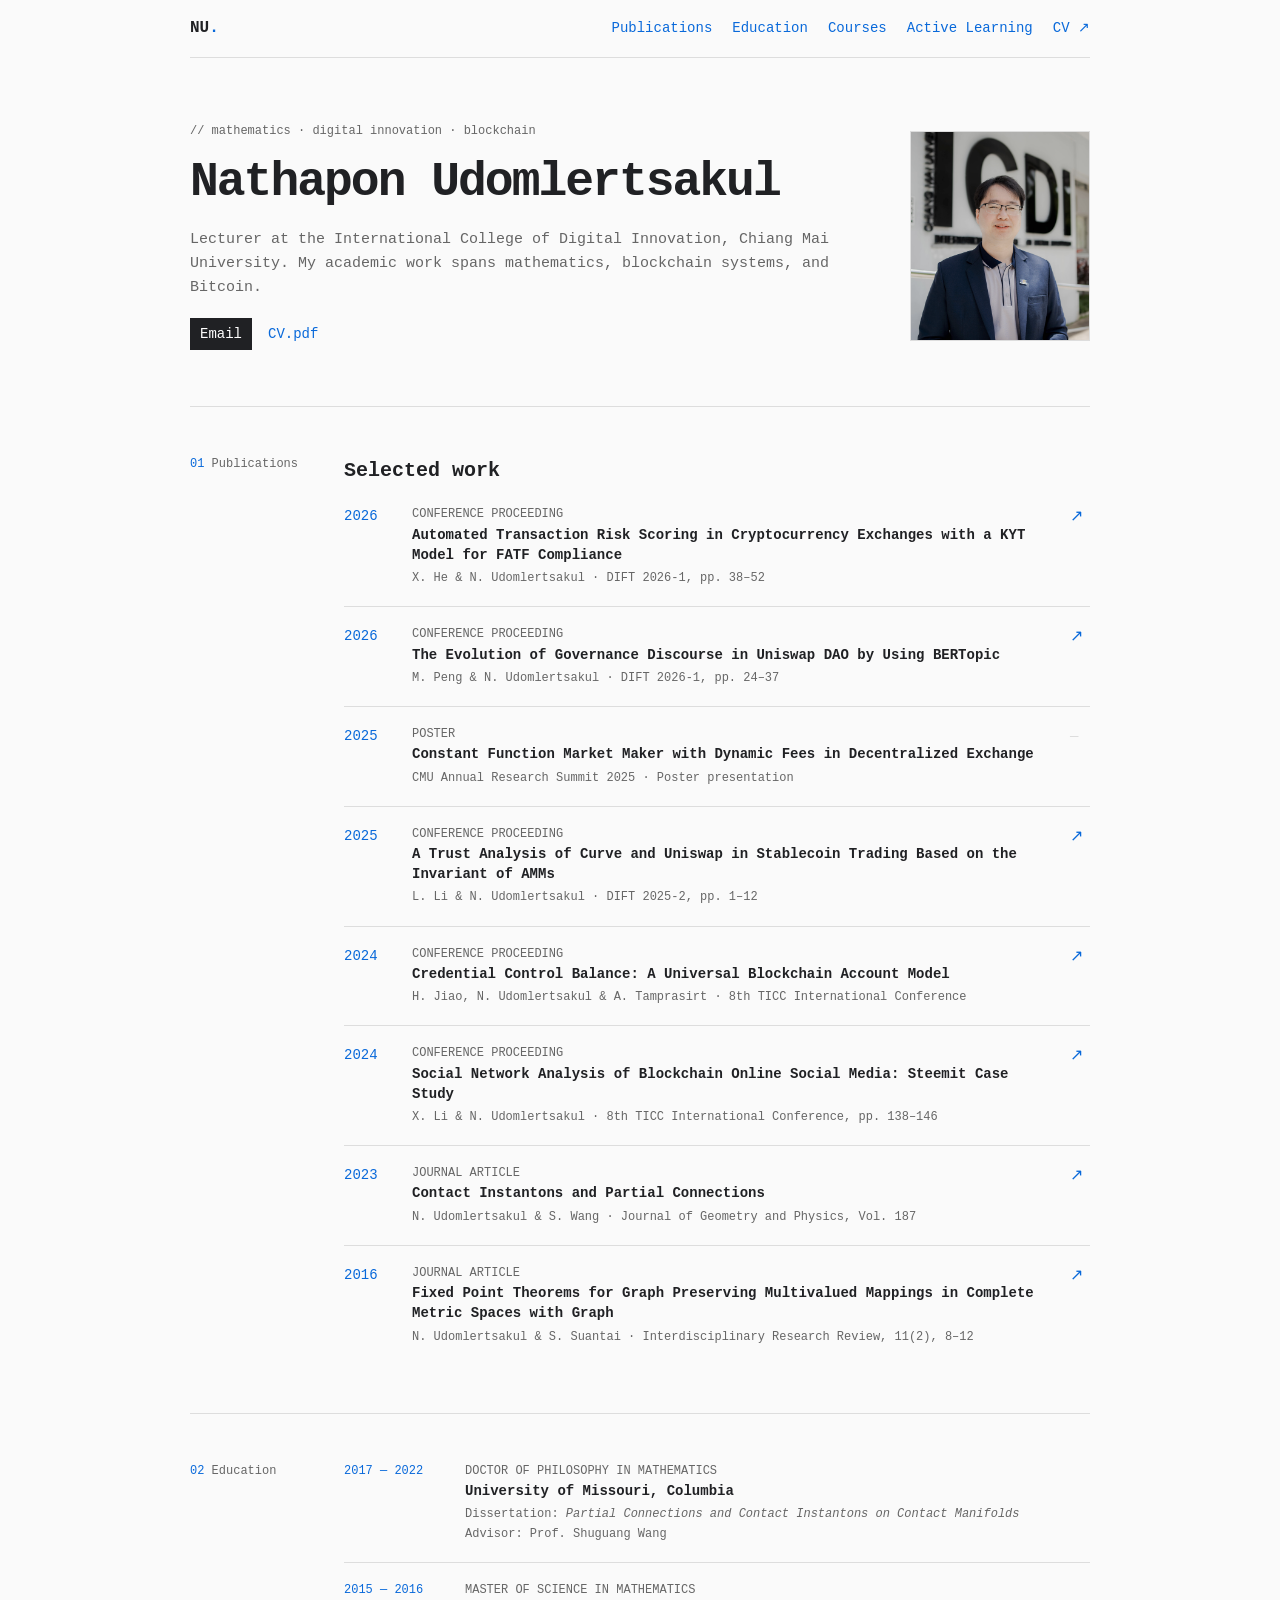
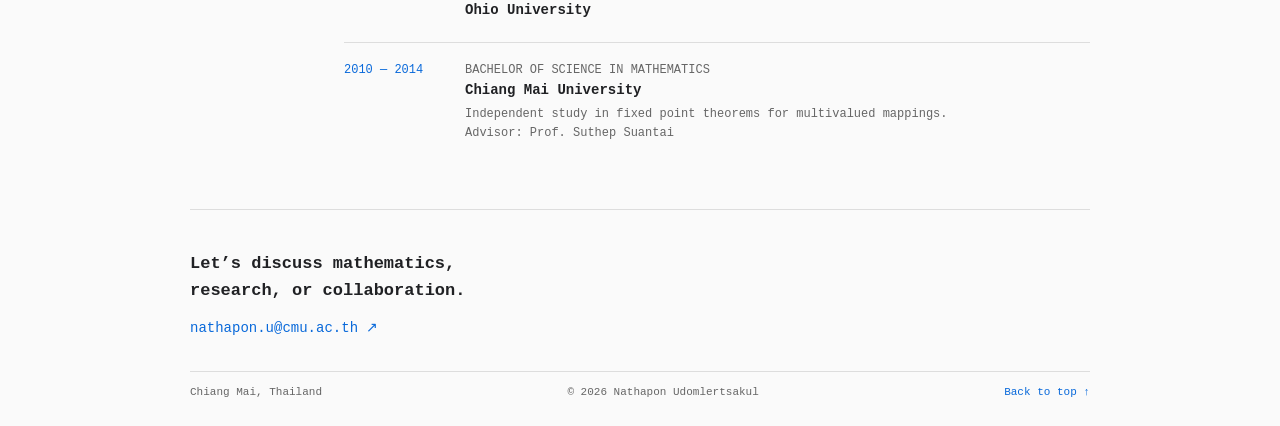
<file: index.html>
<!doctype html>
<html lang="en">
<head>
  <meta charset="utf-8">
  <meta name="viewport" content="width=device-width, initial-scale=1">
  <meta name="description" content="Academic website of Dr. Nathapon Udomlertsakul, lecturer and researcher at Chiang Mai University.">
  <meta name="theme-color" content="#fafafa">
  <title>Nathapon Udomlertsakul — Mathematics & Digital Innovation</title>
  <link rel="stylesheet" href="styles.css">
</head>
<body>
  <a class="skip-link" href="#main">Skip to content</a>
  <header class="site-header">
    <a class="wordmark" href="#top" aria-label="Nathapon Udomlertsakul, home">NU<span>.</span></a>
    <nav id="site-nav" aria-label="Main navigation">
      <a href="#publications">Publications</a>
      <a href="#education">Education</a>
      <a href="courses.html">Courses</a>
      <a href="active-learning.html">Active Learning</a>
      <a class="nav-cv" href="assets/Nathapon-Udomlertsakul-CV.pdf" target="_blank">CV ↗</a>
    </nav>
  </header>

  <main id="main">
    <section class="hero" id="top">
      <div class="hero-copy reveal">
        <p class="eyebrow">// mathematics · digital innovation · blockchain</p>
        <h1>Nathapon Udomlertsakul</h1>
        <p class="intro">Lecturer at the International College of Digital Innovation, Chiang Mai University. My academic work spans mathematics, blockchain systems, and Bitcoin.</p>
        <div class="hero-actions">
          <a class="button button-dark" href="mailto:nathapon.u@cmu.ac.th">Email</a>
          <a class="button button-text" href="assets/Nathapon-Udomlertsakul-CV.pdf" target="_blank">CV.pdf</a>
        </div>
      </div>
      <img class="portrait" src="pics/kin.png" alt="Portrait of Nathapon Udomlertsakul" width="180" height="210">
    </section>

    <section class="section publications" id="publications">
      <div class="section-label reveal"><span>01</span> Publications</div>
      <div class="publication-content">
        <div class="publication-heading reveal">
          <h2>Selected work</h2>
        </div>
        <ol class="publication-list">
          <li class="publication-item reveal" data-type="conference">
            <span class="pub-year">2026</span>
            <div><p class="pub-type">Conference proceeding</p><h3>Automated Transaction Risk Scoring in Cryptocurrency Exchanges with a KYT Model for FATF Compliance</h3><p>X. He & N. Udomlertsakul · DIFT 2026-1, pp. 38–52</p></div>
            <a href="https://icdi.cmu.ac.th/DIFT/2026-1/download/FullProceeding%20DIFT2026-1.pdf" target="_blank" rel="noreferrer" aria-label="Open publication">↗</a>
          </li>
          <li class="publication-item reveal" data-type="conference">
            <span class="pub-year">2026</span>
            <div><p class="pub-type">Conference proceeding</p><h3>The Evolution of Governance Discourse in Uniswap DAO by Using BERTopic</h3><p>M. Peng & N. Udomlertsakul · DIFT 2026-1, pp. 24–37</p></div>
            <a href="https://icdi.cmu.ac.th/DIFT/2026-1/download/FullProceeding%20DIFT2026-1.pdf" target="_blank" rel="noreferrer" aria-label="Open publication">↗</a>
          </li>
          <li class="publication-item reveal" data-type="poster">
            <span class="pub-year">2025</span>
            <div><p class="pub-type">Poster</p><h3>Constant Function Market Maker with Dynamic Fees in Decentralized Exchange</h3><p>CMU Annual Research Summit 2025 · Poster presentation</p></div>
            <span class="no-link">—</span>
          </li>
          <li class="publication-item reveal" data-type="conference">
            <span class="pub-year">2025</span>
            <div><p class="pub-type">Conference proceeding</p><h3>A Trust Analysis of Curve and Uniswap in Stablecoin Trading Based on the Invariant of AMMs</h3><p>L. Li & N. Udomlertsakul · DIFT 2025-2, pp. 1–12</p></div>
            <a href="https://icdi.cmu.ac.th/DIFT/2025-2/download/Proceeding_DIFT_2025-2.pdf" target="_blank" rel="noreferrer" aria-label="Open publication">↗</a>
          </li>
          <li class="publication-item reveal" data-type="conference">
            <span class="pub-year">2024</span>
            <div><p class="pub-type">Conference proceeding</p><h3>Credential Control Balance: A Universal Blockchain Account Model</h3><p>H. Jiao, N. Udomlertsakul & A. Tamprasirt · 8th TICC International Conference</p></div>
            <a href="https://arxiv.org/abs/2402.10616" target="_blank" rel="noreferrer" aria-label="Open publication">↗</a>
          </li>
          <li class="publication-item reveal" data-type="conference">
            <span class="pub-year">2024</span>
            <div><p class="pub-type">Conference proceeding</p><h3>Social Network Analysis of Blockchain Online Social Media: Steemit Case Study</h3><p>X. Li & N. Udomlertsakul · 8th TICC International Conference, pp. 138–146</p></div>
            <a href="https://ticc.ic.swu.ac.th/wp-content/uploads/2024/04/Proceedings_TICC-8th_V3_20240410.pdf" target="_blank" rel="noreferrer" aria-label="Open publication">↗</a>
          </li>
          <li class="publication-item reveal" data-type="journal">
            <span class="pub-year">2023</span>
            <div><p class="pub-type">Journal article</p><h3>Contact Instantons and Partial Connections</h3><p>N. Udomlertsakul & S. Wang · Journal of Geometry and Physics, Vol. 187</p></div>
            <a href="https://doi.org/10.1016/j.geomphys.2022.104747" target="_blank" rel="noreferrer" aria-label="Open publication">↗</a>
          </li>
          <li class="publication-item reveal" data-type="journal">
            <span class="pub-year">2016</span>
            <div><p class="pub-type">Journal article</p><h3>Fixed Point Theorems for Graph Preserving Multivalued Mappings in Complete Metric Spaces with Graph</h3><p>N. Udomlertsakul & S. Suantai · Interdisciplinary Research Review, 11(2), 8–12</p></div>
            <a href="https://ph02.tci-thaijo.org/index.php/jtir/article/view/59131" target="_blank" rel="noreferrer" aria-label="Open publication">↗</a>
          </li>
        </ol>
      </div>
    </section>

    <section class="section education" id="education">
      <div class="section-label reveal"><span>02</span> Education</div>
      <div class="timeline">
        <article class="timeline-item reveal">
          <div class="timeline-date">2017 — 2022</div>
          <div><p class="degree">Doctor of Philosophy in Mathematics</p><h3>University of Missouri, Columbia</h3><p>Dissertation: <em>Partial Connections and Contact Instantons on Contact Manifolds</em><br>Advisor: Prof. Shuguang Wang</p></div>
        </article>
        <article class="timeline-item reveal">
          <div class="timeline-date">2015 — 2016</div>
          <div><p class="degree">Master of Science in Mathematics</p><h3>Ohio University</h3></div>
        </article>
        <article class="timeline-item reveal">
          <div class="timeline-date">2010 — 2014</div>
          <div><p class="degree">Bachelor of Science in Mathematics</p><h3>Chiang Mai University</h3><p>Independent study in fixed point theorems for multivalued mappings.<br>Advisor: Prof. Suthep Suantai</p></div>
        </article>
      </div>
    </section>

  </main>

  <footer>
    <div><p class="footer-lead">Let’s discuss mathematics,<br>research, or collaboration.</p><a href="mailto:nathapon.u@cmu.ac.th">nathapon.u@cmu.ac.th ↗</a></div>
    <div class="footer-meta"><p>Chiang Mai, Thailand</p><p>© 2026 Nathapon Udomlertsakul</p><a href="#top">Back to top ↑</a></div>
  </footer>
</body>
</html>
</file>
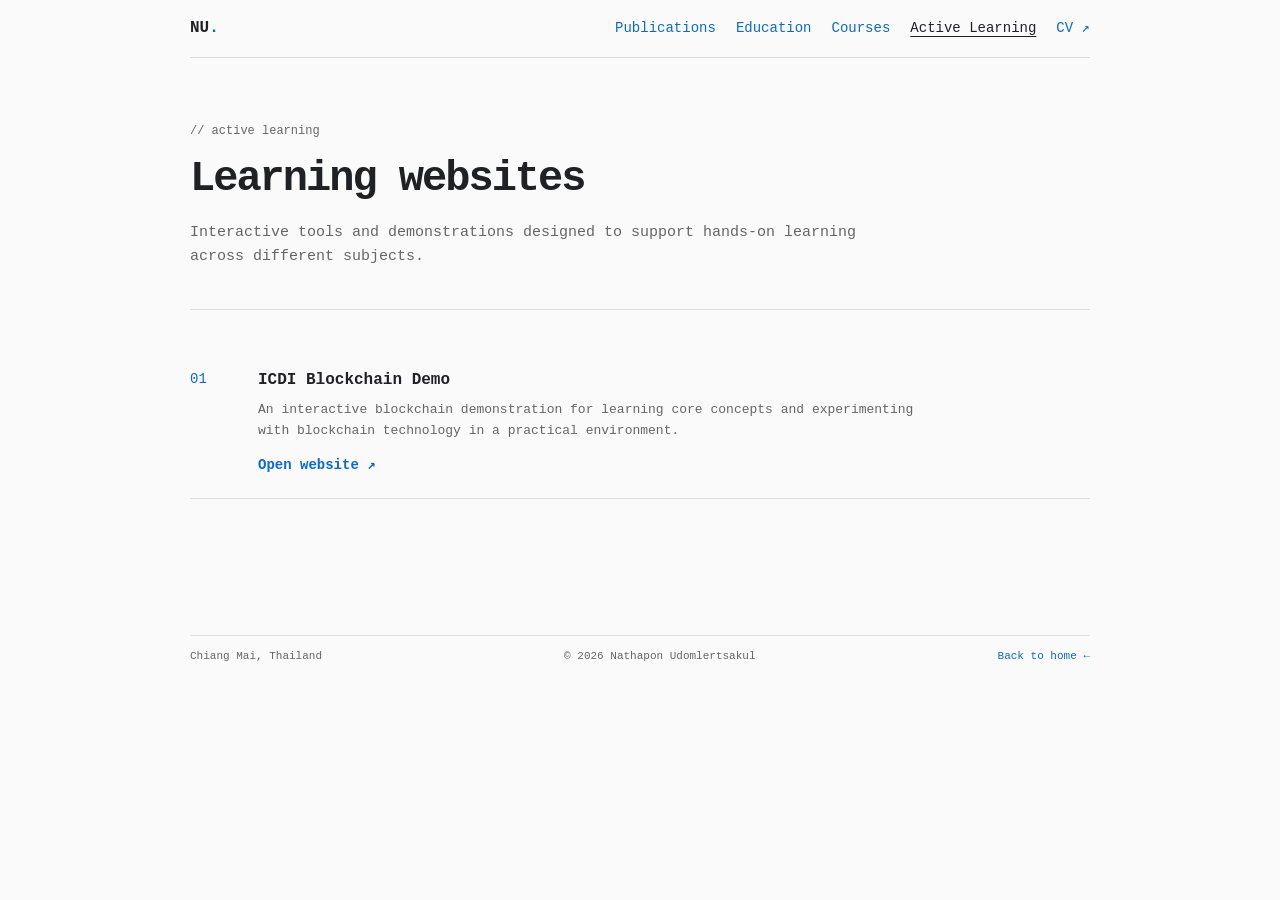
<file: active-learning.html>
<!doctype html>
<html lang="en">
<head>
  <meta charset="utf-8">
  <meta name="viewport" content="width=device-width, initial-scale=1">
  <meta name="description" content="Interactive learning resources by Nathapon Udomlertsakul.">
  <meta name="theme-color" content="#fafafa">
  <title>Active Learning — Nathapon Udomlertsakul</title>
  <link rel="stylesheet" href="styles.css">
</head>
<body>
  <a class="skip-link" href="#main">Skip to content</a>
  <header class="site-header">
    <a class="wordmark" href="index.html" aria-label="Nathapon Udomlertsakul, home">NU<span>.</span></a>
    <nav aria-label="Main navigation">
      <a href="index.html#publications">Publications</a>
      <a href="index.html#education">Education</a>
      <a href="courses.html">Courses</a>
      <a href="active-learning.html" aria-current="page">Active Learning</a>
      <a class="nav-cv" href="assets/Nathapon-Udomlertsakul-CV.pdf" target="_blank">CV ↗</a>
    </nav>
  </header>

  <main id="main">
    <section class="page-intro">
      <p class="eyebrow">// active learning</p>
      <h1>Learning websites</h1>
      <p class="intro">Interactive tools and demonstrations designed to support hands-on learning across different subjects.</p>
    </section>

    <section class="resource-list" aria-label="Learning websites">
      <article class="resource-item">
        <span class="resource-number">01</span>
        <div>
          <h2>ICDI Blockchain Demo</h2>
          <p>An interactive blockchain demonstration for learning core concepts and experimenting with blockchain technology in a practical environment.</p>
          <a class="resource-link" href="https://icdi-blockchain-demo.streamlit.app/" target="_blank" rel="noreferrer">Open website ↗</a>
        </div>
      </article>
    </section>
  </main>

  <footer>
    <div class="footer-meta">
      <p>Chiang Mai, Thailand</p>
      <p>© 2026 Nathapon Udomlertsakul</p>
      <a href="index.html">Back to home ←</a>
    </div>
  </footer>
</body>
</html>
</file>
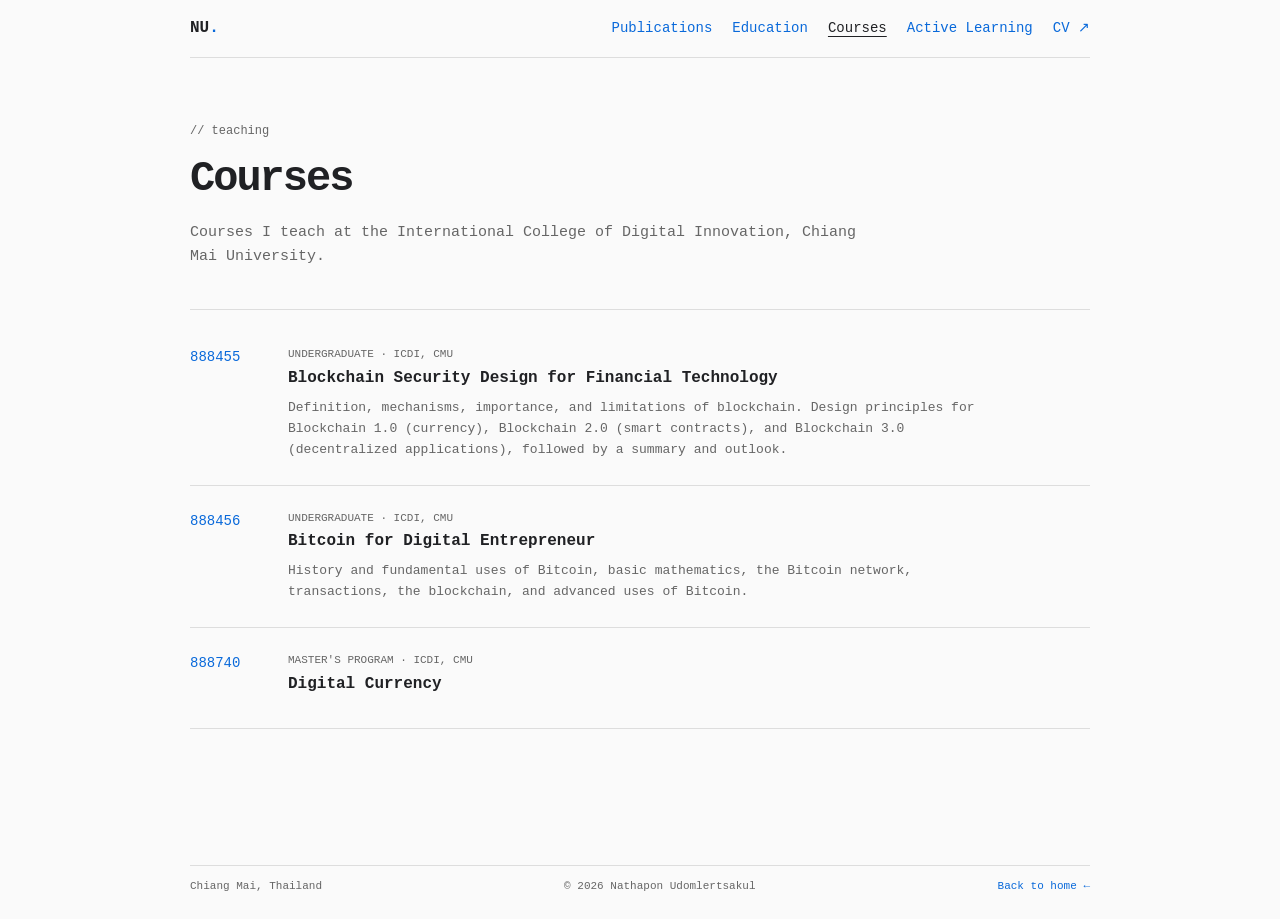
<file: courses.html>
<!doctype html>
<html lang="en">
<head>
  <meta charset="utf-8">
  <meta name="viewport" content="width=device-width, initial-scale=1">
  <meta name="description" content="Courses taught by Nathapon Udomlertsakul at the International College of Digital Innovation, Chiang Mai University.">
  <meta name="theme-color" content="#fafafa">
  <title>Courses — Nathapon Udomlertsakul</title>
  <link rel="stylesheet" href="styles.css">
</head>
<body>
  <a class="skip-link" href="#main">Skip to content</a>
  <header class="site-header">
    <a class="wordmark" href="index.html" aria-label="Nathapon Udomlertsakul, home">NU<span>.</span></a>
    <nav aria-label="Main navigation">
      <a href="index.html#publications">Publications</a>
      <a href="index.html#education">Education</a>
      <a href="courses.html" aria-current="page">Courses</a>
      <a href="active-learning.html">Active Learning</a>
      <a class="nav-cv" href="assets/Nathapon-Udomlertsakul-CV.pdf" target="_blank">CV ↗</a>
    </nav>
  </header>

  <main id="main">
    <section class="page-intro">
      <p class="eyebrow">// teaching</p>
      <h1>Courses</h1>
      <p class="intro">Courses I teach at the International College of Digital Innovation, Chiang Mai University.</p>
    </section>

    <section class="course-list" aria-label="Courses taught">
      <article class="course-item">
        <span class="course-code">888455</span>
        <div>
          <p class="course-level">Undergraduate · ICDI, CMU</p>
          <h2>Blockchain Security Design for Financial Technology</h2>
          <p>Definition, mechanisms, importance, and limitations of blockchain. Design principles for Blockchain 1.0 (currency), Blockchain 2.0 (smart contracts), and Blockchain 3.0 (decentralized applications), followed by a summary and outlook.</p>
        </div>
      </article>

      <article class="course-item">
        <span class="course-code">888456</span>
        <div>
          <p class="course-level">Undergraduate · ICDI, CMU</p>
          <h2>Bitcoin for Digital Entrepreneur</h2>
          <p>History and fundamental uses of Bitcoin, basic mathematics, the Bitcoin network, transactions, the blockchain, and advanced uses of Bitcoin.</p>
        </div>
      </article>

      <article class="course-item">
        <span class="course-code">888740</span>
        <div>
          <p class="course-level">Master's program · ICDI, CMU</p>
          <h2>Digital Currency</h2>
        </div>
      </article>
    </section>
  </main>

  <footer>
    <div class="footer-meta">
      <p>Chiang Mai, Thailand</p>
      <p>© 2026 Nathapon Udomlertsakul</p>
      <a href="index.html">Back to home ←</a>
    </div>
  </footer>
</body>
</html>
</file>
<file: styles.css>
:root {
  --bg: #fafafa;
  --text: #202124;
  --muted: #666;
  --line: #ddd;
  --accent: #0969da;
  --code: ui-monospace, SFMono-Regular, Menlo, Monaco, Consolas, "Liberation Mono", monospace;
}

* { box-sizing: border-box; }
html { scroll-behavior: smooth; }
body {
  margin: 0;
  background: var(--bg);
  color: var(--text);
  font: 14px/1.6 var(--code);
}
a { color: var(--accent); text-decoration: none; }
a:hover { text-decoration: underline; }
.skip-link { position: absolute; left: -9999px; }
.skip-link:focus { left: 1rem; top: 1rem; background: #fff; padding: .5rem; }

.site-header,
main,
footer {
  width: min(900px, calc(100% - 32px));
  margin: 0 auto;
}

.site-header {
  min-height: 58px;
  display: flex;
  align-items: center;
  justify-content: space-between;
  border-bottom: 1px solid var(--line);
}
.wordmark { color: var(--text); font-weight: 700; font-size: 16px; }
.wordmark span { color: var(--accent); }
nav { display: flex; gap: 20px; }
.nav-cv { color: var(--accent); }
nav [aria-current="page"] { color: var(--text); text-decoration: underline; text-underline-offset: 4px; }

.hero {
  min-height: 0;
  padding: 64px 0 56px;
  border-bottom: 1px solid var(--line);
  display: grid;
  grid-template-columns: 1fr 180px;
  align-items: center;
  gap: 40px;
}
.eyebrow { margin: 0 0 14px; color: var(--muted); font-size: 12px; }
h1 { margin: 0; font-size: clamp(30px, 6vw, 48px); line-height: 1.15; letter-spacing: -2px; }
.intro { max-width: 680px; margin: 18px 0; color: var(--muted); font-size: 15px; }
.hero-actions { display: flex; flex-direction: row; align-items: center; gap: 16px; }
.hero-actions .button { display: inline-flex; align-items: center; height: 32px; line-height: 1; }
.button-dark { background: var(--text); color: #fff; padding: 0 10px; }
.button-dark:hover { text-decoration: none; background: var(--accent); }
.portrait {
  display: block;
  width: 180px;
  height: 210px;
  object-fit: cover;
  object-position: center 35%;
  border: 1px solid var(--line);
  filter: saturate(.85);
}

.section {
  padding: 48px 0;
  border-bottom: 1px solid var(--line);
  display: grid;
  grid-template-columns: 130px 1fr;
  gap: 24px;
}
.section-label { color: var(--muted); font-size: 12px; }
.section-label span { color: var(--accent); }
h2 { margin: 0 0 18px; font-size: 20px; }

.publication-list { list-style: none; margin: 0; padding: 0; }
.publication-item {
  display: grid;
  grid-template-columns: 54px 1fr 20px;
  gap: 14px;
  padding: 18px 0;
  border-top: 1px solid var(--line);
}
.publication-item:first-child { border-top: 0; padding-top: 0; }
.pub-year { color: var(--accent); }
.pub-type,
.degree { margin: 0 0 3px; color: var(--muted); font-size: 11px; text-transform: uppercase; }
.publication-item h3,
.timeline-item h3 { margin: 0 0 4px; font-size: 14px; line-height: 1.45; }
.publication-item p,
.timeline-item p { margin: 0; color: var(--muted); font-size: 12px; }
.publication-item > a { font-size: 16px; }
.no-link { color: var(--line); }

.education { background: transparent; }
.timeline-item {
  display: grid;
  grid-template-columns: 105px 1fr;
  gap: 16px;
  padding: 18px 0;
  border-top: 1px solid var(--line);
}
.timeline-item:first-child { border-top: 0; padding-top: 0; }
.timeline-date { color: var(--accent); font-size: 12px; }

footer { padding: 40px 0 24px; }
.footer-lead { margin: 0 0 12px; font-size: 17px; font-weight: 700; }
.footer-meta {
  display: flex;
  justify-content: space-between;
  gap: 16px;
  margin-top: 32px;
  padding-top: 12px;
  border-top: 1px solid var(--line);
  color: var(--muted);
  font-size: 11px;
}
.footer-meta p { margin: 0; }
.reveal { opacity: 1; transform: none; }

.page-intro {
  padding: 64px 0 40px;
  border-bottom: 1px solid var(--line);
}
.page-intro h1 { font-size: clamp(30px, 6vw, 42px); }
.page-intro .intro { margin-bottom: 0; }
.resource-list { padding: 36px 0 64px; }
.resource-item {
  display: grid;
  grid-template-columns: 54px 1fr;
  gap: 14px;
  padding: 22px 0;
  border-bottom: 1px solid var(--line);
}
.resource-number { color: var(--accent); }
.resource-item h2 { margin: 0 0 6px; font-size: 16px; }
.resource-item p { max-width: 680px; margin: 0 0 12px; color: var(--muted); font-size: 13px; }
.resource-link { font-weight: 700; }
.course-list { padding: 36px 0 64px; }
.course-item {
  display: grid;
  grid-template-columns: 80px 1fr;
  gap: 18px;
  padding: 24px 0;
  border-bottom: 1px solid var(--line);
}
.course-item:first-child { padding-top: 0; }
.course-code { color: var(--accent); }
.course-level { margin: 0 0 3px; color: var(--muted); font-size: 11px; text-transform: uppercase; }
.course-item h2 { margin: 0 0 8px; font-size: 16px; line-height: 1.45; }
.course-item h2 a { color: var(--text); }
.course-item h2 a:hover { color: var(--accent); }
.course-item div > p:last-child { max-width: 720px; margin: 0; color: var(--muted); font-size: 13px; }

@media (max-width: 640px) {
  .site-header { align-items: flex-start; padding: 16px 0; }
  nav { gap: 10px; flex-direction: column; text-align: right; }
  .hero { padding: 42px 0; grid-template-columns: 1fr; gap: 24px; }
  .portrait { width: 130px; height: 150px; grid-row: 1; }
  .page-intro { padding: 42px 0 32px; }
  .course-item { grid-template-columns: 1fr; gap: 4px; }
  .section { grid-template-columns: 1fr; gap: 18px; padding: 36px 0; }
  .publication-item { grid-template-columns: 44px 1fr 18px; gap: 8px; }
  .timeline-item { grid-template-columns: 1fr; gap: 4px; }
  .footer-meta { flex-direction: column; }
}
</file>
